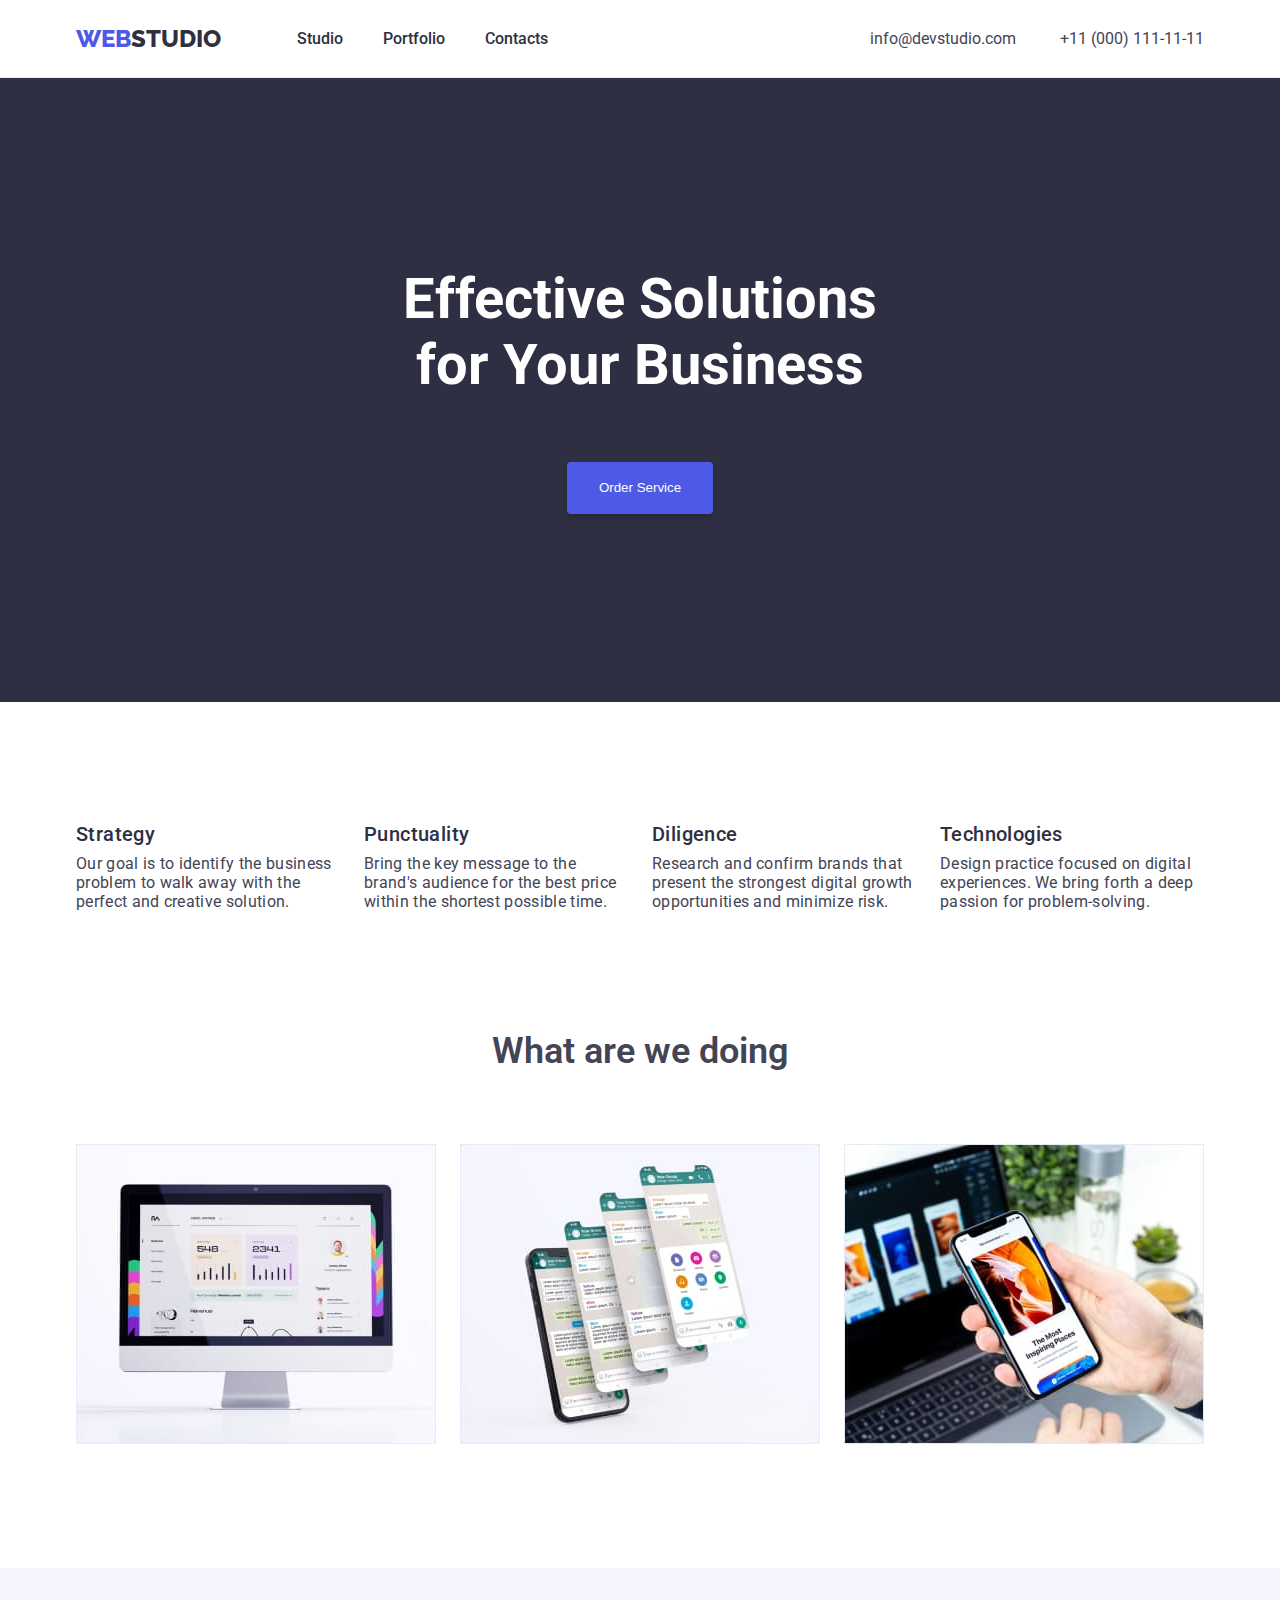
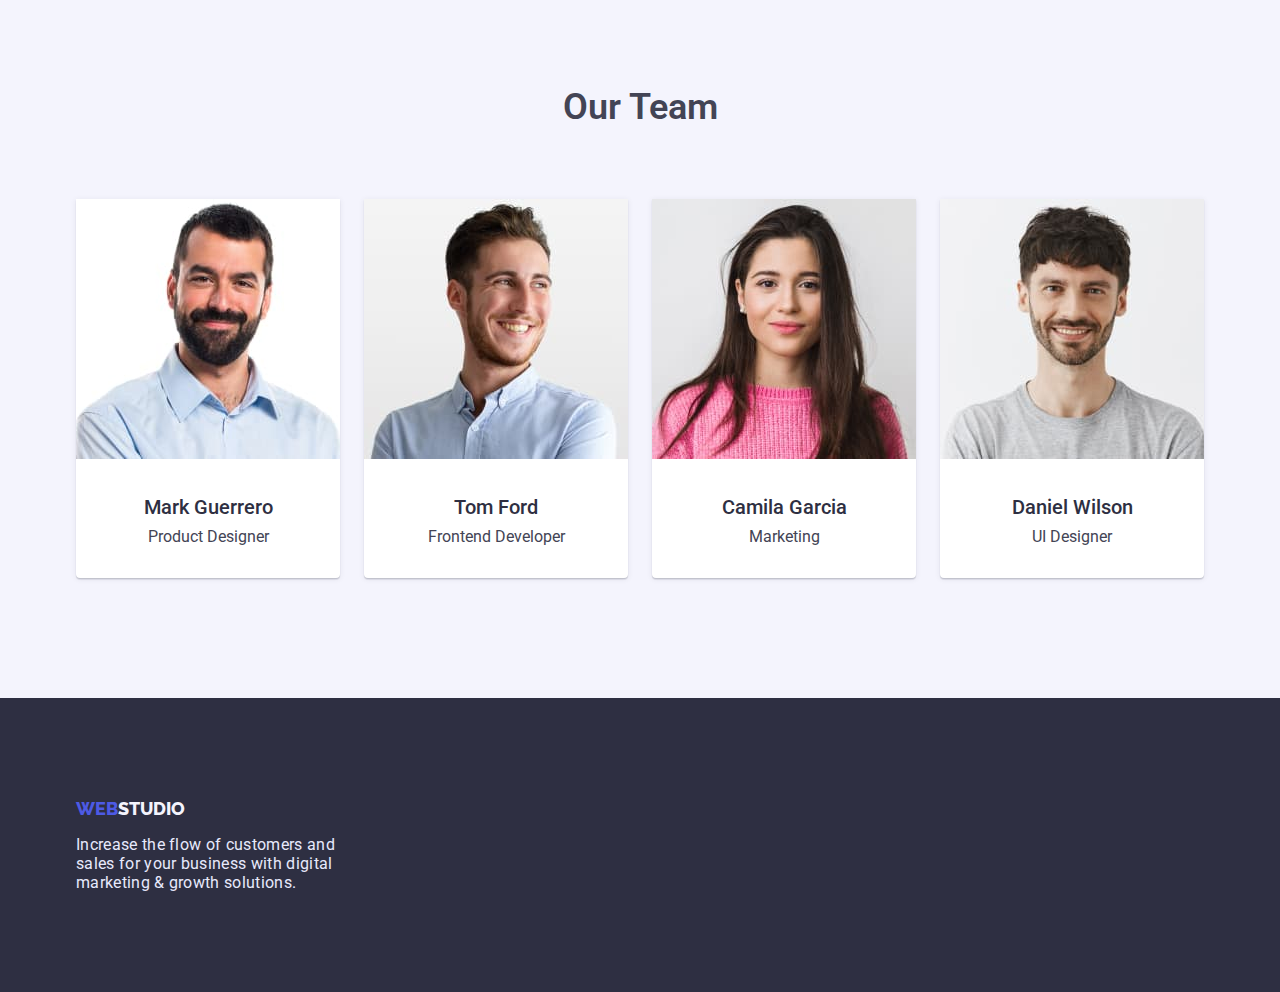
<file: index.html>
<!DOCTYPE html>
<html lang="en">
  <head>
    <meta charset="UTF-8" />
    <meta http-equiv="X-UA-Compatible" content="IE=edge" />
    <meta name="viewport" content="width=device-width, initial-scale=1.0" />
    <title>Web Studio</title>
    <link rel="preconnect" href="https://fonts.googleapis.com" />
    <link rel="preconnect" href="https://fonts.gstatic.com" crossorigin />
    <link
      href="https://fonts.googleapis.com/css2?family=Raleway:wght@800&family=Roboto:wght@400;500;700&display=swap"
      rel="stylesheet"
    />
    <link
      rel="stylesheet"
      href="https://cdnjs.cloudflare.com/ajax/libs/modern-normalize/1.1.0/modern-normalize.min.css"
      integrity="sha512-wpPYUAdjBVSE4KJnH1VR1HeZfpl1ub8YT/NKx4PuQ5NmX2tKuGu6U/JRp5y+Y8XG2tV+wKQpNHVUX03MfMFn9Q=="
      crossorigin="anonymous"
      referrerpolicy="no-referrer"
    />
    <link rel="stylesheet" href="./css/styles.css" />
  </head>
  <body>
    <header>
      <div class="container">
        <nav class="header-navigation">
          <a href="./index.html" class="header-logo"><span>WEB</span>STUDIO</a>
          <ul class="header-list">
            <li class="header-item">
              <a class="header-link" href="./index.html">Studio</a>
            </li>
            <li class="header-item">
              <a class="header-link" href="./portfolio.html">Portfolio</a>
            </li>
            <li class="header-item">
              <a class="header-link" href="">Contacts</a>
            </li>
          </ul>
        </nav>
        <div class="header-contacts">
          <a class="header-mail" href="mailto:info@devstudio.com"
            >info@devstudio.com</a
          >
          <a class="header-tel" href="tel:+110001111111">+11 (000) 111-11-11</a>
        </div>
      </div>
    </header>
    <main>
      <section class="hero-section">
        <div class="container">
          <h1 class="hero-header">
            Effective Solutions <br />
            for Your Business
          </h1>
          <button type="button" class="hero-btn">Order Service</button>
        </div>
      </section>
      <section class="benefits-section">
        <div class="container">
          <h2 class="benefits">Our Benefits</h2>
          <ul class="benefits-list">
            <li>
              <h3 class="benefits-header">Strategy</h3>
              <p class="benefits-text">
                Our goal is to identify the business problem to walk away with
                the perfect and creative solution.
              </p>
            </li>
            <li>
              <h3 class="benefits-header">Punctuality</h3>
              <p class="benefits-text">
                Bring the key message to the brand's audience for the best price
                within the shortest possible time.
              </p>
            </li>
            <li>
              <h3 class="benefits-header">Diligence</h3>
              <p class="benefits-text">
                Research and confirm brands that present the strongest digital
                growth opportunities and minimize risk.
              </p>
            </li>
            <li>
              <h3 class="benefits-header">Technologies</h3>
              <p class="benefits-text">
                Design practice focused on digital experiences. We bring forth a
                deep passion for problem-solving.
              </p>
            </li>
          </ul>
        </div>
      </section>
      <section class="examples-section">
        <div class="container">
          <h2 class="examples">What are we doing</h2>
          <ul class="examples-img">
            <li>
              <img
                src="./images/1.jpg"
                alt="PC"
                width="360"
                height="300"
                class="examples-image"
              />
            </li>
            <li>
              <img
                src="./images/2.jpg"
                alt="Phone"
                width="360"
                height="300"
                class="examples-image"
              />
            </li>
            <li>
              <img
                src="./images/3.jpg"
                alt="Phone"
                width="360"
                height="300"
                class="examples-image"
              />
            </li>
          </ul>
        </div>
      </section>
      <section class="team-section">
        <div class="container">
          <h2 class="team">Our Team</h2>
          <ul class="team-cards">
            <li class="team-card">
              <img
                src="./images/team1.jpg"
                alt="Product Designer"
                width="264"
                height="260"
                class="team-image"
              />
              <div class="team-text-div">
                <h3 class="team-name">Mark Guerrero</h3>
                <p class="team-text">Product Designer</p>
              </div>
            </li>
            <li class="team-card">
              <img
                src="./images/team2.jpg"
                alt="Frontend Developer"
                width="264"
                height="260"
                class="team-image"
              />
              <div class="team-text-div">
                <h3 class="team-name">Tom Ford</h3>
                <p class="team-text">Frontend Developer</p>
              </div>
            </li>
            <li class="team-card">
              <img
                src="./images/team3.jpg"
                alt="Marketing"
                width="264"
                height="260"
                class="team-image"
              />
              <div class="team-text-div">
                <h3 class="team-name">Camila Garcia</h3>
                <p class="team-text">Marketing</p>
              </div>
            </li>
            <li class="team-card">
              <img
                src="./images/team4.jpg"
                alt="UI Designer"
                width="264"
                height="260"
              />
              <div class="team-text-div">
                <h3 class="team-name">Daniel Wilson</h3>
                <p class="team-text">UI Designer</p>
              </div>
            </li>
          </ul>
        </div>
      </section>
    </main>
    <footer>
      <div class="container">
        <a class="footer-logo" href="./index.html"><span>Web</span>Studio</a>
        <p class="footer-text">
          Increase the flow of customers and sales for your business with
          digital marketing & growth solutions.
        </p>
      </div>
    </footer>
  </body>
</html>
</file>
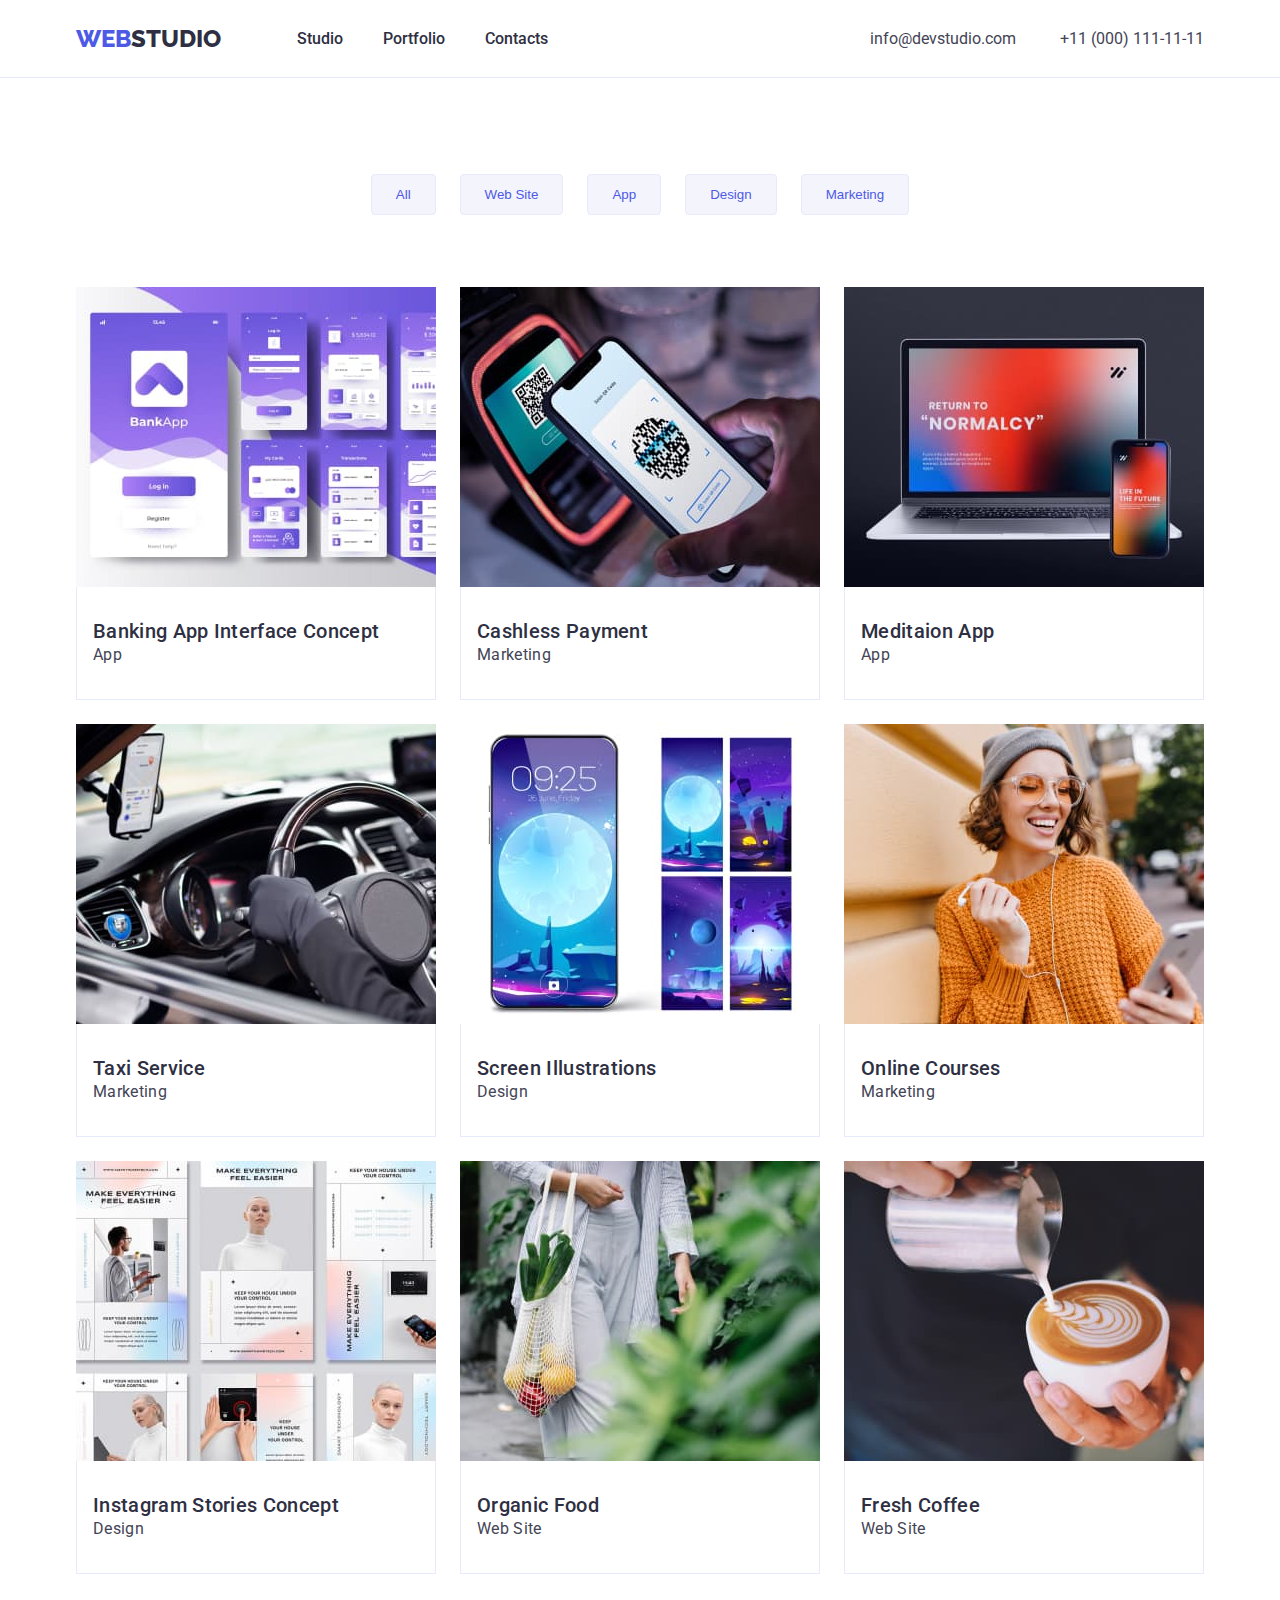
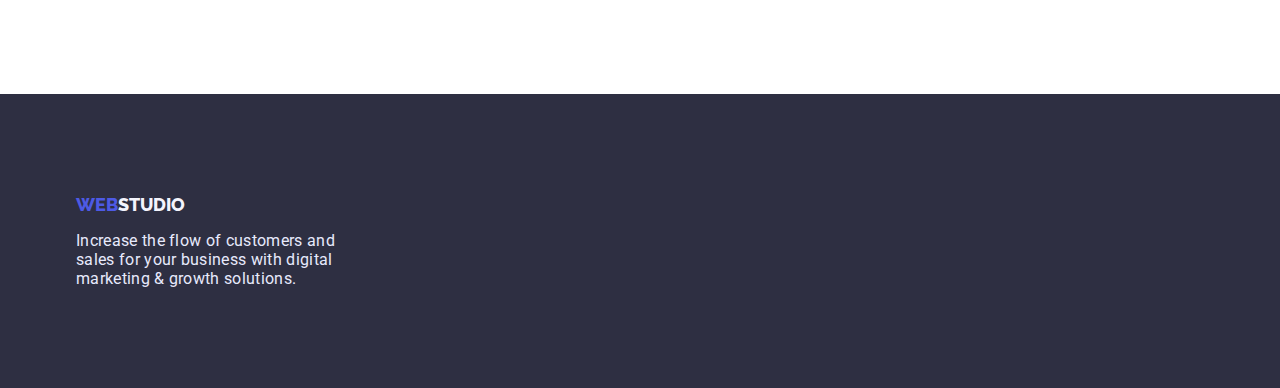
<file: portfolio.html>
<!DOCTYPE html>
<html lang="en">
  <head>
    <meta charset="UTF-8" />
    <meta http-equiv="X-UA-Compatible" content="IE=edge" />
    <meta name="viewport" content="width=device-width, initial-scale=1.0" />
    <title>Portfolio</title>
    <link rel="preconnect" href="https://fonts.googleapis.com" />
    <link rel="preconnect" href="https://fonts.gstatic.com" crossorigin />
    <link
      href="https://fonts.googleapis.com/css2?family=Raleway:wght@800&family=Roboto:wght@400;500;700&display=swap"
      rel="stylesheet"
    />
    <link
      rel="stylesheet"
      href="https://cdnjs.cloudflare.com/ajax/libs/modern-normalize/1.1.0/modern-normalize.min.css"
      integrity="sha512-wpPYUAdjBVSE4KJnH1VR1HeZfpl1ub8YT/NKx4PuQ5NmX2tKuGu6U/JRp5y+Y8XG2tV+wKQpNHVUX03MfMFn9Q=="
      crossorigin="anonymous"
      referrerpolicy="no-referrer"
    />
    <link rel="stylesheet" href="./css/styles.css" />
  </head>
  <body>
    <header>
      <div class="container">
        <nav class="header-navigation">
          <a href="./index.html" class="header-logo"><span>WEB</span>STUDIO</a>
          <ul class="header-list">
            <li class="header-item">
              <a class="header-link" href="./index.html">Studio</a>
            </li>
            <li class="header-item">
              <a class="header-link" href="./portfolio.html">Portfolio</a>
            </li>
            <li class="header-item">
              <a class="header-link" href="">Contacts</a>
            </li>
          </ul>
        </nav>
        <div class="header-contacts">
          <a class="header-mail" href="mailto:info@devstudio.com"
            >info@devstudio.com</a
          >
          <a class="header-tel" href="tel:+110001111111">+11 (000) 111-11-11</a>
        </div>
      </div>
    </header>
    <main>
      <section class="portgolio-section">
        <h1 class="filters">Filters</h1>
        <ul class="buttons-list">
          <li><button type="button" class="filter-btn">All</button></li>
          <li><button type="button" class="filter-btn">Web Site</button></li>
          <li><button type="button" class="filter-btn">App</button></li>
          <li><button type="button" class="filter-btn">Design</button></li>
          <li><button type="button" class="filter-btn">Marketing</button></li>
        </ul>
        <ul class="portfolio-list">
          <li class="portfolio-card">
            <a href="">
              <img
                src="./images/portfolio1.jpg"
                alt="app"
                width="360"
                height="300"
              />
              <div>
                <h3 class="card-header">Banking App Interface Concept</h3>
                <p class="card-text">App</p>
              </div>
            </a>
          </li>
          <li class="portfolio-card">
            <a href="">
              <img
                src="./images/portfolio2.jpg"
                alt="marketing"
                width="360"
                height="300"
              />
              <div>
                <h3 class="card-header">Cashless Payment</h3>
                <p class="card-text">Marketing</p>
              </div>
            </a>
          </li>
          <li class="portfolio-card">
            <a href="">
              <img
                src="./images/portfolio3.jpg"
                alt="app"
                width="360"
                height="300"
              />
              <div>
                <h3 class="card-header">Meditaion App</h3>
                <p class="card-text">App</p>
              </div>
            </a>
          </li>
          <li class="portfolio-card">
            <a href="">
              <img
                src="./images/portfolio4.jpg"
                alt="marketing"
                width="360"
                height="300"
              />
              <div>
                <h3 class="card-header">Taxi Service</h3>
                <p class="card-text">Marketing</p>
              </div>
            </a>
          </li>
          <li class="portfolio-card">
            <a href="">
              <img
                src="./images/portfolio5.jpg"
                alt="design"
                width="360"
                height="300"
              />
              <div>
                <h3 class="card-header">Screen Illustrations</h3>
                <p class="card-text">Design</p>
              </div>
            </a>
          </li>
          <li class="portfolio-card">
            <a href="">
              <img
                src="./images/portfolio6.jpg"
                alt="marketing"
                width="360"
                height="300"
              />
              <div>
                <h3 class="card-header">Online Courses</h3>
                <p class="card-text">Marketing</p>
              </div>
            </a>
          </li>
          <li class="portfolio-card">
            <a href="">
              <img
                src="./images/portfolio7.jpg"
                alt="design"
                width="360"
                height="300"
              />
              <div>
                <h3 class="card-header">Instagram Stories Concept</h3>
                <p class="card-text">Design</p>
              </div>
            </a>
          </li>
          <li class="portfolio-card">
            <a href="">
              <img
                src="./images/portfolio8.jpg"
                alt="web-site"
                width="360"
                height="300"
              />
              <div>
                <h3 class="card-header">Organic Food</h3>
                <p class="card-text">Web Site</p>
              </div>
            </a>
          </li>
          <li class="portfolio-card">
            <a href="">
              <img
                src="./images/portfolio9.jpg"
                alt="web-site"
                width="360"
                height="300"
              />
              <div>
                <h3 class="card-header">Fresh Coffee</h3>
                <p class="card-text">Web Site</p>
              </div>
            </a>
          </li>
        </ul>
      </section>
    </main>
    <footer>
      <div class="container">
        <a class="footer-logo" href="./index.html"><span>Web</span>Studio</a>
        <p class="footer-text">
          Increase the flow of customers and sales for your business with
          digital marketing & growth solutions.
        </p>
      </div>
    </footer>
  </body>
</html>
</file>
<file: css/styles.css>
:root {
  --iris: #4d5ae5;
  --ocean: #404bbf;
  --navy-blue: #2e2f42;
  --slate: #434455;
  --light-slate: #8e8f99;
  --cornflower: #e7e9fc;
  --cloud: #f4f4fd;
  --white: #ffffff;
}

* {
  margin: 0;
  padding: 0;
  box-sizing: border-box;
  list-style: none;
}

a {
  text-decoration: none;
}

body {
  font-family: "Roboto", sans-serif;
  font-size: 16px;
  background-color: var(--white);
  color: var(--slate);
}

button {
  cursor: pointer;
}

section {
  padding: 120px 0;
}

.container {
  width: 1158px;
  margin: 0 auto;
  padding: 0 15px;
}

/* ----------HEADER---------- */

header {
  border-bottom: 1px solid var(--cornflower);
}

header .container {
  display: flex;
  justify-content: space-between;
  align-items: center;
}

.header-logo {
  padding: 24px 0;
  margin-right: 76px;
  font-family: "Raleway", sans-serif;
  font-weight: 800;
  font-size: 24px;
  color: var(--navy-blue);
}

.header-logo span {
  color: var(--iris);
}

.header-navigation {
  display: flex;
  align-items: center;
}

.header-list {
  display: flex;
  gap: 40px;
}

.header-contacts .header-mail {
  margin-right: 40px;
}

.header-tel,
.header-mail {
  padding: 24px 0;
}

.header-link {
  font-weight: 500;
  color: var(--navy-blue);
  padding: 24px 0;
}

.header-link:hover,
.header-link:focus {
  color: var(--ocean);
}

/* ----------HERO---------- */

.hero-section {
  padding: 188px 0;
  background-color: var(--navy-blue);
}

.hero-header {
  color: var(--white);
  font-size: 56px;
  text-align: center;
}

.container,
.hero-btn {
  text-align: center;
}

.hero-btn {
  margin-top: 64px;
  padding: 16px 32px;
  border: none;
  border-radius: 4px;
  box-shadow: 0px 4px 4px rgba(0, 0, 0, 0.15);
  color: var(--white);
  background-color: var(--iris);
  font-weight: 500;
  line-height: 1.5;
}

.hero-btn:hover,
.hero-btn:focus {
  background-color: var(--ocean);
}

.header-mail,
.header-tel {
  color: var(--slate);
}

.header-mail:hover,
.header-tel:hover,
.header-mail:focus,
.header-tel:focus {
  color: var(--ocean);
}

/* ----------BENEFITS---------- */

.benefits-section {
  padding-bottom: 0;
}

.benefits,
.filters {
  display: none;
}

.benefits-list {
  display: flex;
  justify-content: space-between;
  gap: 24px;
}

.benefits-header {
  text-align: left;
  font-weight: 500;
  font-size: 20px;
  letter-spacing: 0.02em;
  color: var(--navy-blue);
}

.benefits-text {
  text-align: left;
  margin-top: 8px;
  letter-spacing: 0.02em;
  line-height: 1.2;
  width: 264px;
}

/* ----------EXAMPLES---------- */

.examples-img,
.team-cards {
  display: flex;
}

.examples-img {
  gap: 24px;
  margin-top: 72px;
}

.examples,
.team {
  font-weight: 600;
  font-size: 36px;
  line-height: 1.11;
  text-align: center;
}

/* ----------TEAM---------- */

.team-section {
  background-color: var(--cloud);
}

.team {
  padding-bottom: 72px;
}

.team-card {
  box-shadow: 0px 1px 6px rgba(46, 47, 66, 0.08),
    0px 1px 1px rgba(46, 47, 66, 0.16), 0px 2px 1px rgba(46, 47, 66, 0.08);
  border-radius: 0px 0px 4px 4px;
  transition: 0.3s;
  background-color: var(--white);
}

.team-cards {
  justify-content: center;
  gap: 24px;
}

.team-name {
  font-weight: 500;
  font-size: 20px;
  text-align: center;
  color: var(--navy-blue);
}

.team-text {
  text-align: center;
  margin-top: 8px;
}

.team-text-div {
  padding: 32px 0;
}

/* ----------FOOTER---------- */

footer {
  background-color: var(--navy-blue);
  padding: 100px 0;
}

.footer-logo {
  font-family: "Raleway";
  font-weight: 800;
  font-size: 18px;
  line-height: 1.167;
  display: flex;
  align-items: center;
  text-transform: uppercase;
  color: var(--cloud);
}

.footer-logo span {
  color: var(--iris);
}

.footer-text {
  color: var(--cornflower);
  margin-top: 16px;
  letter-spacing: 0.02em;
  width: 264px;
  text-align: left;
}

/* ----------PORTFOLIO---------- */

.portgolio-section {
  letter-spacing: 0.02em;
  padding-top: 96px;
}

.filter-btn {
  padding: 12px 24px;
  color: var(--iris);
  background: var(--cloud);
  border: 1px solid var(--cornflower);
  border-radius: 4px;
}

.filter-btn:hover,
.filter-btn:focus {
  background-color: var(--ocean);
  color: var(--white);
  border: 1px solid var(--ocean);
  box-shadow: 0px 3px 1px rgba(0, 0, 0, 0.1), 0px 2px 1px rgba(0, 0, 0, 0.08),
    0px 2px 2px rgba(0, 0, 0, 0.12);
}

.buttons-list {
  display: flex;
  align-items: center;
  justify-content: center;
  gap: 24px;
  padding-bottom: 72px;
}

.portfolio-list {
  display: flex;
  flex-wrap: wrap;
  width: 1128px;
  gap: 24px;
  margin: 0 auto;
}

/* .portfolio-list {
  display: grid;
  grid-template-columns: 360px 360px 360px;
  padding: 50px;
  justify-content: center;
  column-gap: 24px;
  row-gap: 50px;
} */

.portfolio-list li div {
  margin-top: -4px;
  padding: 32px 16px;
  border-bottom: 1px solid var(--cornflower);
  border-right: 1px solid var(--cornflower);
  border-left: 1px solid var(--cornflower);
}

.card-header {
  font-weight: 500;
  font-size: 20px;
  color: var(--navy-blue);
}

.card-text {
  line-height: 1.5;
  color: var(--slate);
}
</file>
